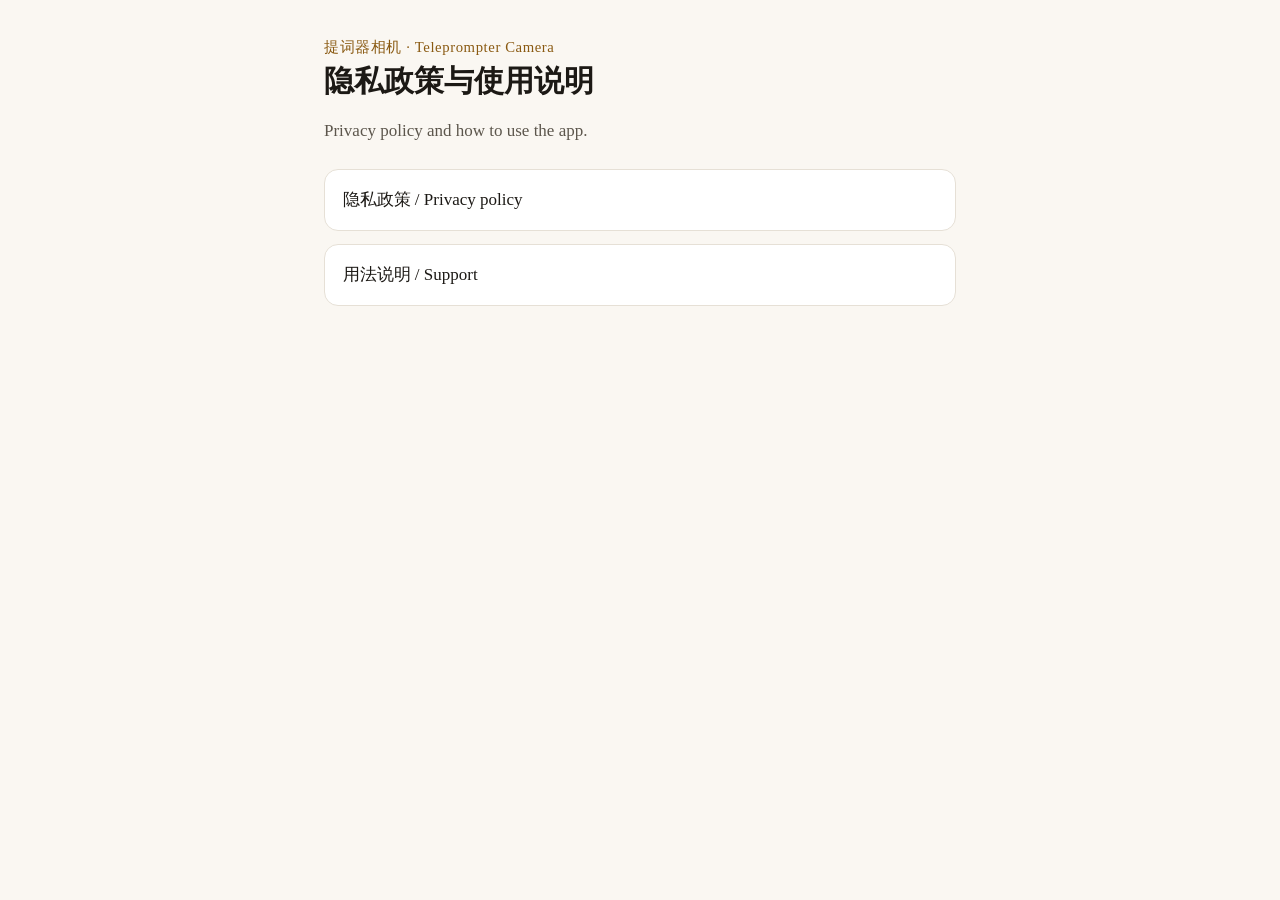
<file: index.html>
<!DOCTYPE html>
<html lang="zh-Hans">
<head>
  <meta charset="utf-8">
  <meta name="viewport" content="width=device-width, initial-scale=1">
  <title>提词器相机 · Teleprompter Camera</title>
  <meta name="description" content="Privacy policy and support for 提词器相机 / Teleprompter Camera.">
  <link rel="stylesheet" href="site.css">
</head>
<body>
  <main>
    <p class="kicker">提词器相机 · Teleprompter Camera</p>
    <h1>隐私政策与使用说明</h1>
    <p class="lead">Privacy policy and how to use the app.</p>
    <div class="cards">
      <a href="privacy.html">隐私政策 / Privacy policy</a>
      <a href="support.html">用法说明 / Support</a>
    </div>
  </main>
</body>
</html>
</file>
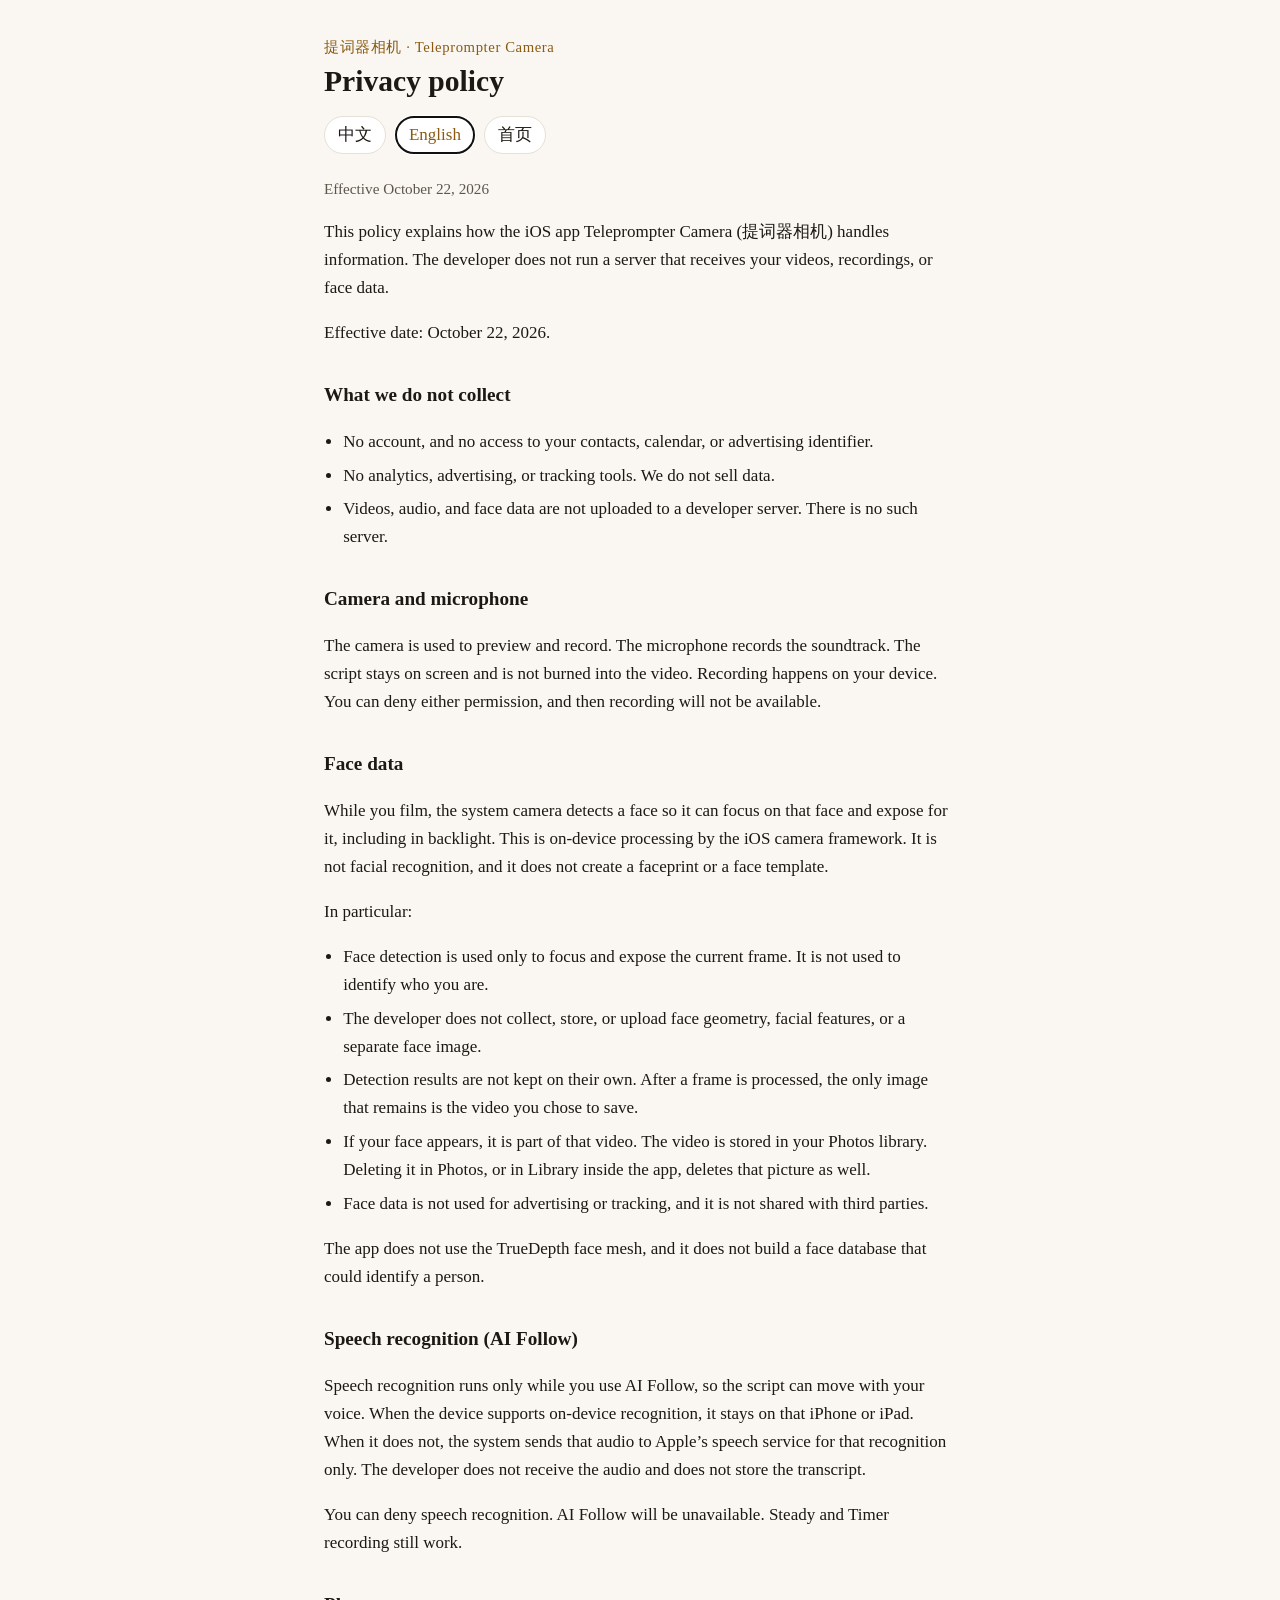
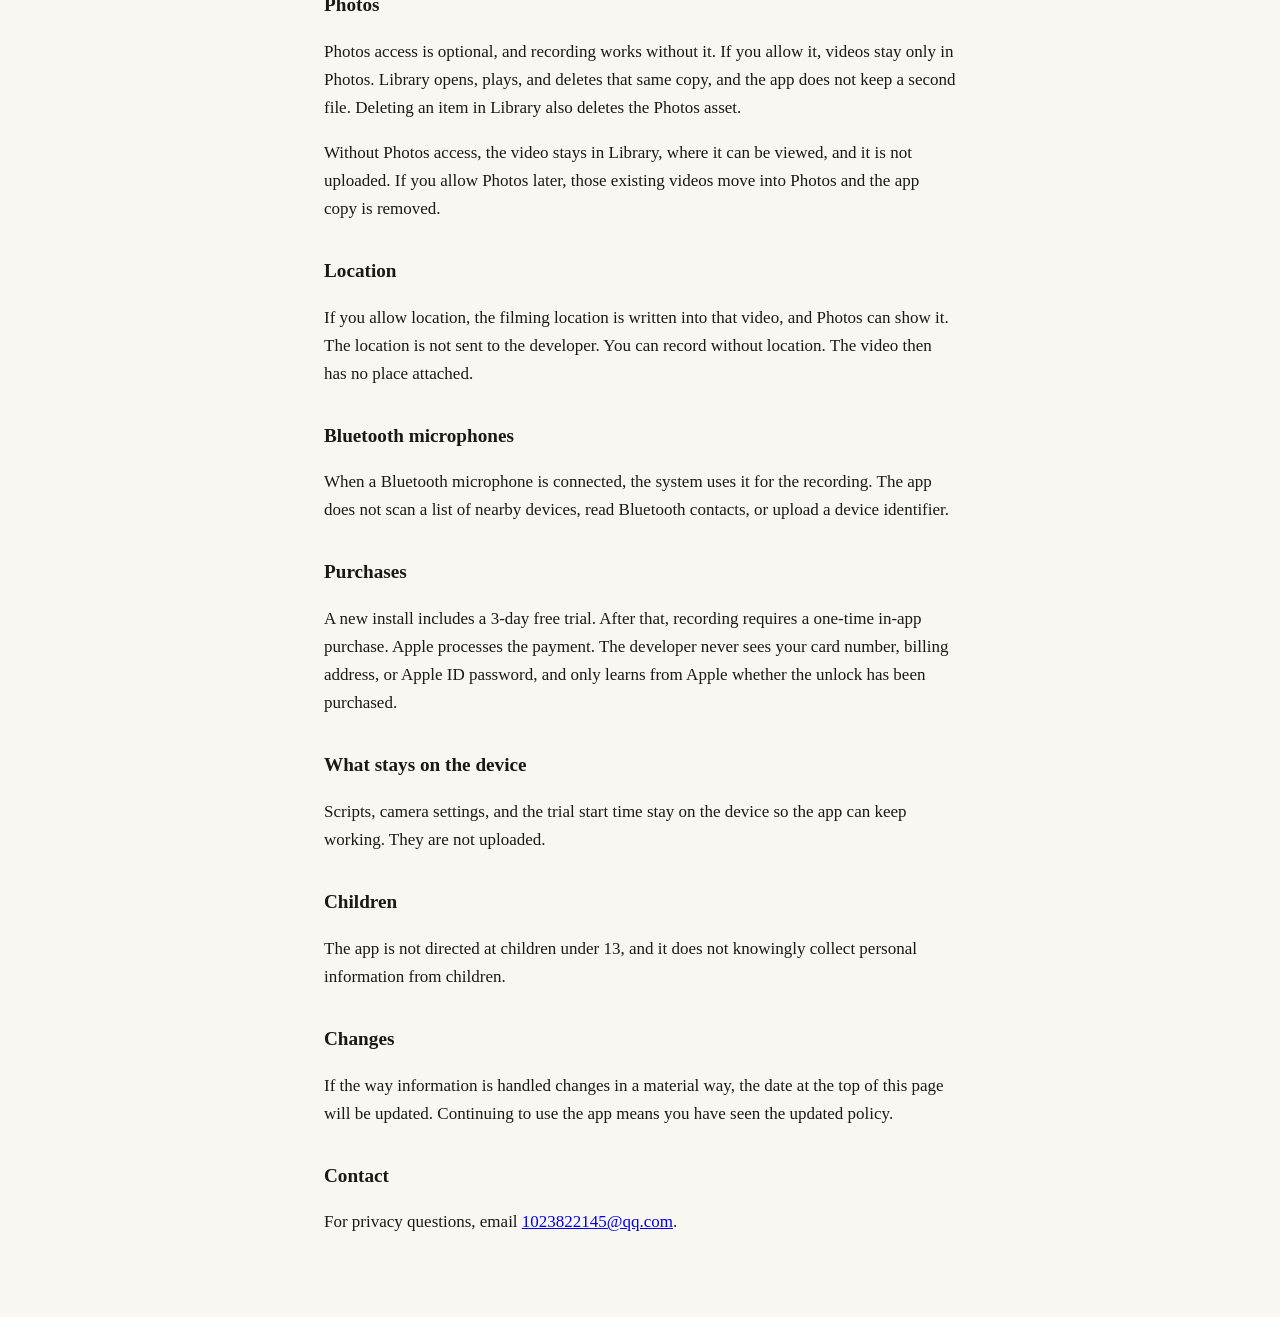
<file: privacy.html>
<!DOCTYPE html>
<html lang="zh-Hans">
<head>
  <meta charset="utf-8">
  <meta name="viewport" content="width=device-width, initial-scale=1">
  <title>隐私政策 · 提词器相机</title>
  <meta name="description" content="Privacy policy for 提词器相机 / Teleprompter Camera, including face data.">
  <link rel="stylesheet" href="site.css">
</head>
<body>
  <main>
    <p class="kicker">提词器相机 · Teleprompter Camera</p>
    <h1 id="title">隐私政策</h1>
    <div class="bar">
      <button type="button" id="zh" class="on">中文</button>
      <button type="button" id="en">English</button>
      <a href="index.html">首页</a>
    </div>
    <p class="meta" id="updated"></p>

    <article id="zh-body">
      <p>本政策说明 iOS 应用「提词器相机」（英文名 Teleprompter Camera）如何处理信息。开发者没有自己的服务器，不会接收你的视频、录音或人脸数据。</p>
      <p>生效日期：2026年10月22日。</p>

      <h2>我们不收集的内容</h2>
      <ul>
        <li>不要求注册账号，不读取通讯录、日历或广告标识。</li>
        <li>不接入分析、广告或追踪工具，不把数据出售给任何人。</li>
        <li>不把视频、声音或人脸数据上传到开发者的服务器。开发者没有这类服务器。</li>
      </ul>

      <h2>相机与麦克风</h2>
      <p>相机用来预览和录像。麦克风用来给视频录音。台词只显示在屏幕上，不会烧进成片。录像在你的设备上完成。你可以拒绝这两项权限，但那样就无法拍摄。</p>

      <h2>人脸数据</h2>
      <p>拍摄时，系统相机会做人脸检测，用来让人脸优先对焦、优先曝光，包括逆光时尽量把脸拍清楚。这是 iOS 相机框架在本机完成的处理，不是人脸识别，也不生成面纹或人脸模板。</p>
      <p>具体而言：</p>
      <ul>
        <li>人脸检测只用于当前画面的对焦和曝光，不用来判断你是谁。</li>
        <li>开发者不采集、不保存、不上传人脸几何、人脸特征或单独的人脸图片。</li>
        <li>检测结果不单独留存。画面处理过后，除了你选择保存的视频本身，没有另一份人脸数据。</li>
        <li>你的脸如果出现在画面里，只是视频内容的一部分。视频保存在你的系统相册。你在相册或本应用的「媒体库」里删除后，该画面一并删除。</li>
        <li>人脸数据不用于广告、追踪，也不与第三方共享。</li>
      </ul>
      <p>本应用不使用 TrueDepth 面容网格，也不建立可供识别身份的人脸数据库。</p>

      <h2>语音识别（AI 跟读）</h2>
      <p>只有在你使用 AI 跟读时，应用才会把正在说的话交给语音识别，用来让字幕跟着你的声音滚动。设备支持本地识别时，识别在这台 iPhone 或 iPad 上完成。设备不支持本地识别时，系统会把该段声音发给 Apple 的语音识别服务，只为完成这一次识别。开发者收不到这段声音，也不保存识别文本。</p>
      <p>你可以拒绝语音识别。拒绝后不能使用 AI 跟读，匀速和定时仍然可以拍摄。</p>

      <h2>相册</h2>
      <p>相册权限可以选择不给，不给也可以拍摄。允许之后，视频只保存在系统相册，「媒体库」打开、播放和删除的就是这一份，应用不再另存。你在「媒体库」里删除时，相册中的对应文件也会删除。</p>
      <p>没有允许相册时，视频保存在「媒体库」里，可以显示和查看，不会上传。之后如果补开了相册权限，这些已拍的视频会移入系统相册，应用里不再留一份。</p>

      <h2>位置</h2>
      <p>若你允许位置权限，拍摄地点会写进这条视频，系统相册也可以显示该位置。位置不会发给开发者。不允许位置也可以正常拍摄，只是视频里没有地点。</p>

      <h2>蓝牙麦克风</h2>
      <p>连接蓝牙麦克风时，系统会改用该麦克风录音。应用不扫描周围设备清单，不读取蓝牙联系人，也不把设备标识上传。</p>

      <h2>购买</h2>
      <p>新安装后有 3 天免费试用。试用结束后，继续录制需要一次性内购解锁。付款由 Apple 处理。开发者看不到你的信用卡号、账单地址或 Apple ID 密码，只能从 Apple 得知这项解锁是否已购买。</p>

      <h2>保存在本机的内容</h2>
      <p>稿子、拍摄设置和试用起始时间保存在这台设备上，用于让应用能继续工作。这些内容不会上传。</p>

      <h2>儿童</h2>
      <p>本应用不面向 13 岁以下儿童，也不会明知地收集儿童的个人信息。</p>

      <h2>政策变更</h2>
      <p>如果处理方式有实质变化，会更新本页顶部的日期。继续使用应用即表示你了解更新后的政策。</p>

      <h2>联系</h2>
      <p>隐私问题请发邮件至 <a href="mailto:1023822145@qq.com">1023822145@qq.com</a>。</p>
    </article>

    <article id="en-body" hidden>
      <p>This policy explains how the iOS app Teleprompter Camera (提词器相机) handles information. The developer does not run a server that receives your videos, recordings, or face data.</p>
      <p>Effective date: October 22, 2026.</p>

      <h2>What we do not collect</h2>
      <ul>
        <li>No account, and no access to your contacts, calendar, or advertising identifier.</li>
        <li>No analytics, advertising, or tracking tools. We do not sell data.</li>
        <li>Videos, audio, and face data are not uploaded to a developer server. There is no such server.</li>
      </ul>

      <h2>Camera and microphone</h2>
      <p>The camera is used to preview and record. The microphone records the soundtrack. The script stays on screen and is not burned into the video. Recording happens on your device. You can deny either permission, and then recording will not be available.</p>

      <h2>Face data</h2>
      <p>While you film, the system camera detects a face so it can focus on that face and expose for it, including in backlight. This is on-device processing by the iOS camera framework. It is not facial recognition, and it does not create a faceprint or a face template.</p>
      <p>In particular:</p>
      <ul>
        <li>Face detection is used only to focus and expose the current frame. It is not used to identify who you are.</li>
        <li>The developer does not collect, store, or upload face geometry, facial features, or a separate face image.</li>
        <li>Detection results are not kept on their own. After a frame is processed, the only image that remains is the video you chose to save.</li>
        <li>If your face appears, it is part of that video. The video is stored in your Photos library. Deleting it in Photos, or in Library inside the app, deletes that picture as well.</li>
        <li>Face data is not used for advertising or tracking, and it is not shared with third parties.</li>
      </ul>
      <p>The app does not use the TrueDepth face mesh, and it does not build a face database that could identify a person.</p>

      <h2>Speech recognition (AI Follow)</h2>
      <p>Speech recognition runs only while you use AI Follow, so the script can move with your voice. When the device supports on-device recognition, it stays on that iPhone or iPad. When it does not, the system sends that audio to Apple’s speech service for that recognition only. The developer does not receive the audio and does not store the transcript.</p>
      <p>You can deny speech recognition. AI Follow will be unavailable. Steady and Timer recording still work.</p>

      <h2>Photos</h2>
      <p>Photos access is optional, and recording works without it. If you allow it, videos stay only in Photos. Library opens, plays, and deletes that same copy, and the app does not keep a second file. Deleting an item in Library also deletes the Photos asset.</p>
      <p>Without Photos access, the video stays in Library, where it can be viewed, and it is not uploaded. If you allow Photos later, those existing videos move into Photos and the app copy is removed.</p>

      <h2>Location</h2>
      <p>If you allow location, the filming location is written into that video, and Photos can show it. The location is not sent to the developer. You can record without location. The video then has no place attached.</p>

      <h2>Bluetooth microphones</h2>
      <p>When a Bluetooth microphone is connected, the system uses it for the recording. The app does not scan a list of nearby devices, read Bluetooth contacts, or upload a device identifier.</p>

      <h2>Purchases</h2>
      <p>A new install includes a 3-day free trial. After that, recording requires a one-time in-app purchase. Apple processes the payment. The developer never sees your card number, billing address, or Apple ID password, and only learns from Apple whether the unlock has been purchased.</p>

      <h2>What stays on the device</h2>
      <p>Scripts, camera settings, and the trial start time stay on the device so the app can keep working. They are not uploaded.</p>

      <h2>Children</h2>
      <p>The app is not directed at children under 13, and it does not knowingly collect personal information from children.</p>

      <h2>Changes</h2>
      <p>If the way information is handled changes in a material way, the date at the top of this page will be updated. Continuing to use the app means you have seen the updated policy.</p>

      <h2>Contact</h2>
      <p>For privacy questions, email <a href="mailto:1023822145@qq.com">1023822145@qq.com</a>.</p>
    </article>
  </main>
  <script>
    const zh = document.getElementById("zh");
    const en = document.getElementById("en");
    const zhBody = document.getElementById("zh-body");
    const enBody = document.getElementById("en-body");
    function setLang(language) {
      const english = language === "en";
      zhBody.hidden = english;
      enBody.hidden = !english;
      zh.classList.toggle("on", !english);
      en.classList.toggle("on", english);
      document.documentElement.lang = english ? "en" : "zh-Hans";
      document.getElementById("title").textContent = english ? "Privacy policy" : "隐私政策";
      document.getElementById("updated").textContent = english ? "Effective October 22, 2026" : "生效日期：2026年10月22日";
      history.replaceState(null, "", english ? "#en" : "#zh");
    }
    zh.onclick = () => setLang("zh");
    en.onclick = () => setLang("en");
    const initial = location.hash === "#en" || (location.hash !== "#zh" && navigator.language.toLowerCase().startsWith("en")) ? "en" : "zh";
    setLang(initial);
  </script>
</body>
</html>
</file>
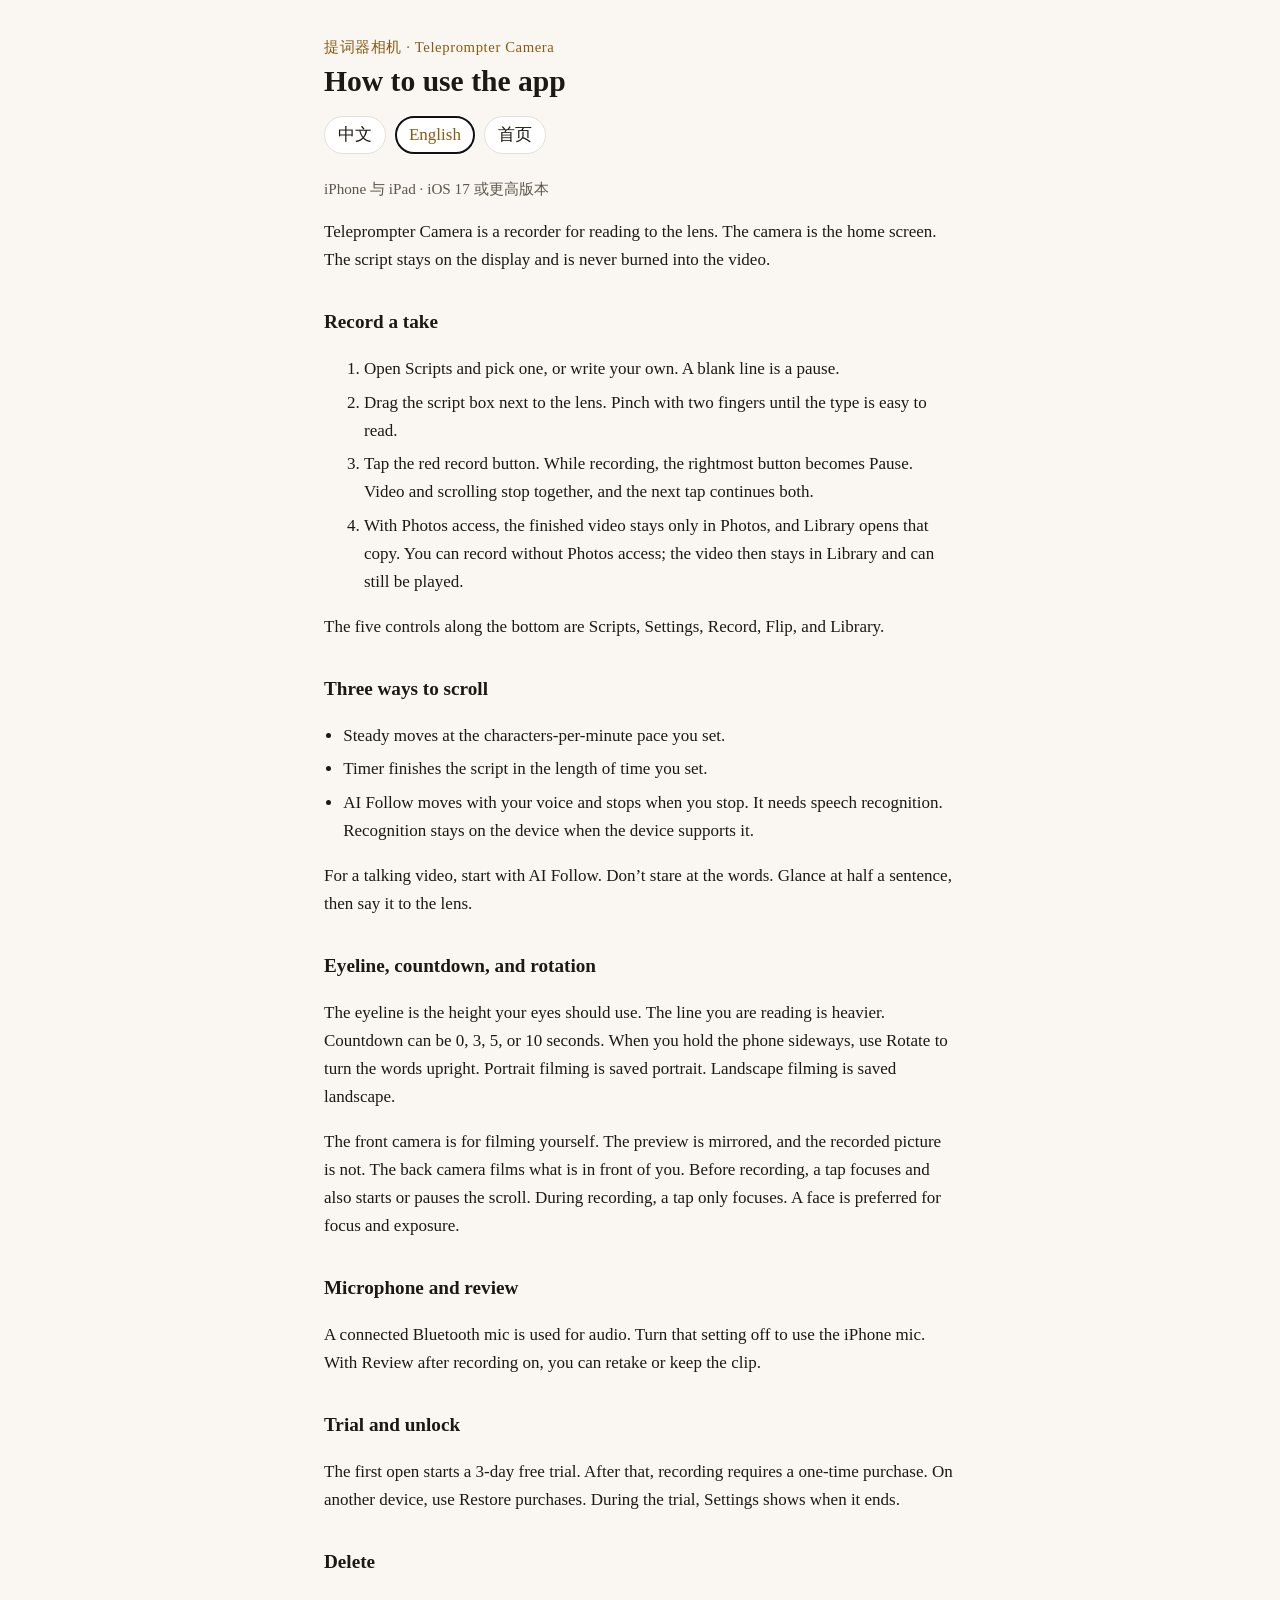
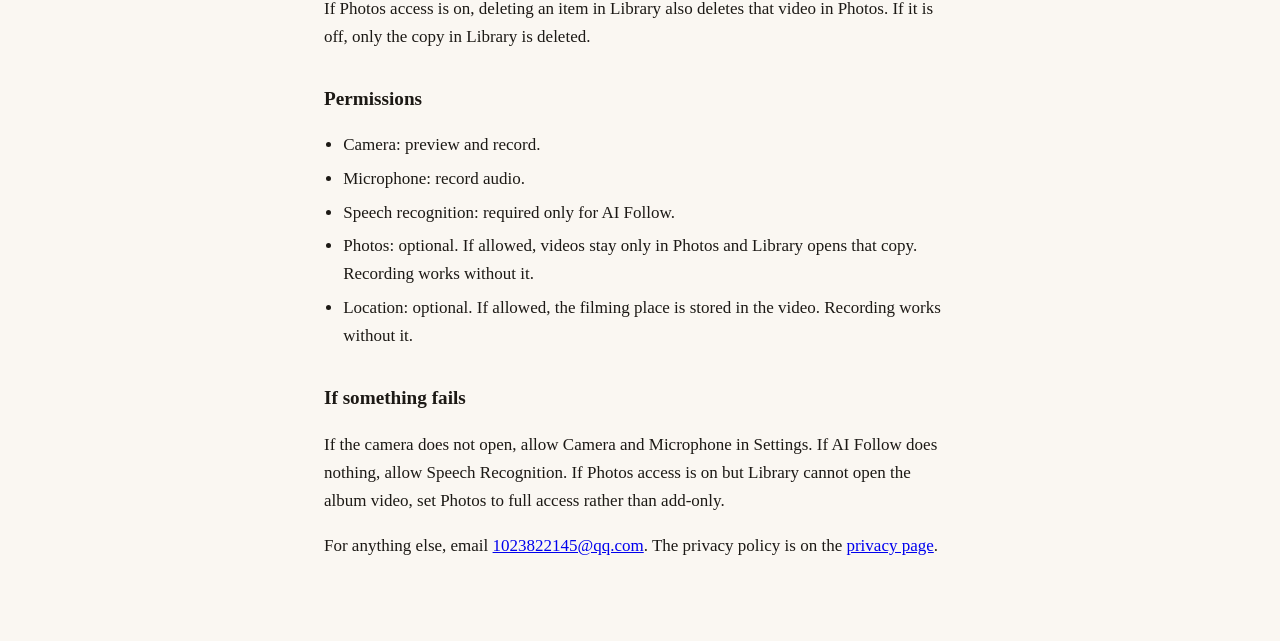
<file: support.html>
<!DOCTYPE html>
<html lang="zh-Hans">
<head>
  <meta charset="utf-8">
  <meta name="viewport" content="width=device-width, initial-scale=1">
  <title>用法说明 · 提词器相机</title>
  <meta name="description" content="How to use 提词器相机 / Teleprompter Camera.">
  <link rel="stylesheet" href="site.css">
</head>
<body>
  <main>
    <p class="kicker">提词器相机 · Teleprompter Camera</p>
    <h1 id="title">用法说明</h1>
    <div class="bar">
      <button type="button" id="zh" class="on">中文</button>
      <button type="button" id="en">English</button>
      <a href="index.html">首页</a>
    </div>
    <p class="meta">iPhone 与 iPad · iOS 17 或更高版本</p>

    <article id="zh-body">
      <p>提词器相机是一个对着镜头读词的录像应用。打开就是相机。台词只出现在屏幕上，不会出现在录好的视频里。</p>

      <h2>怎么开始拍</h2>
      <ol>
        <li>点「稿子」，选一篇或自己写。空一行表示停一下。</li>
        <li>把提词框拖到镜头旁边，字号用两指捏合调到看得清。</li>
        <li>点红色拍摄键。录的时候，最右边变成暂停，画面和滚动一起停，再点一次一起继续。</li>
        <li>允许相册后，拍完的视频只保存在系统相册，「媒体库」打开的就是这一份。不授权也可以拍，视频会留在媒体库里，一样可以查看。</li>
      </ol>
      <p>底部五个按钮是稿子、设置、拍摄、切换摄像头、媒体库。</p>

      <h2>三种滚动</h2>
      <ul>
        <li>匀速：按你设定的每分钟字数往下走。</li>
        <li>定时：在你设定的时间里读完整篇。</li>
        <li>AI 跟读：说到哪，字跟到哪。你一停，字也停。需要允许语音识别。设备支持时在本机识别。</li>
      </ul>
      <p>拍口播时，优先用 AI 跟读。不要死盯着字，瞄半句，再对着镜头说。</p>

      <h2>视线、倒计时和旋转</h2>
      <p>视线是眼睛该看的高度，正在读的那一行会加重。倒计时可以是 0、3、5 或 10 秒。横着拿手机时，用「旋转文字」把字转正。竖拍保存竖屏，横拍保存横屏。</p>
      <p>前置用来拍自己，预览像照镜子，录进视频的画面仍然是正的。后置拍前面的人和景物。还没录像时，点一下画面会对焦，稿子也会开始滚或停住。正在录像时，点一下只对焦。人脸会优先对上焦，也优先照顾曝光。</p>

      <h2>麦克风和拍完确认</h2>
      <p>连上蓝牙麦克风后默认用它录音，在设置里关掉就用手机麦克风。打开「拍摄后确认」后，拍完可以重拍或留下。</p>

      <h2>试用和解锁</h2>
      <p>第一次打开后有 3 天免费试用。试用结束后，继续录制需要付费解锁。这是一次性购买，换设备可以用「恢复购买」。试用期内，设置里能看到试用到什么时候。</p>

      <h2>删除</h2>
      <p>允许了相册时，在「媒体库」里删除会同时删除系统相册里的那个视频。没允许相册时，只删除媒体库里的这一份。</p>

      <h2>权限</h2>
      <ul>
        <li>相机：预览和录像。</li>
        <li>麦克风：录下声音。</li>
        <li>语音识别：仅 AI 跟读需要。</li>
        <li>相册：可选。允许后，视频只保存在系统相册，媒体库打开的就是这一份。不授权也可以拍摄。</li>
        <li>位置：可选。允许后，拍摄地点会记在视频里。不授权也能拍。</li>
      </ul>

      <h2>还是不行时</h2>
      <p>相机打不开时，到系统设置里打开相机和麦克风。AI 跟读没有反应时，打开语音识别。允许了相册却仍看不到系统相册里的视频时，把相册权限设为允许访问，而不是仅添加。</p>
      <p>更多问题请发邮件至 <a href="mailto:1023822145@qq.com">1023822145@qq.com</a>。隐私政策见 <a href="privacy.html">隐私政策</a>。</p>
    </article>

    <article id="en-body" hidden>
      <p>Teleprompter Camera is a recorder for reading to the lens. The camera is the home screen. The script stays on the display and is never burned into the video.</p>

      <h2>Record a take</h2>
      <ol>
        <li>Open Scripts and pick one, or write your own. A blank line is a pause.</li>
        <li>Drag the script box next to the lens. Pinch with two fingers until the type is easy to read.</li>
        <li>Tap the red record button. While recording, the rightmost button becomes Pause. Video and scrolling stop together, and the next tap continues both.</li>
        <li>With Photos access, the finished video stays only in Photos, and Library opens that copy. You can record without Photos access; the video then stays in Library and can still be played.</li>
      </ol>
      <p>The five controls along the bottom are Scripts, Settings, Record, Flip, and Library.</p>

      <h2>Three ways to scroll</h2>
      <ul>
        <li>Steady moves at the characters-per-minute pace you set.</li>
        <li>Timer finishes the script in the length of time you set.</li>
        <li>AI Follow moves with your voice and stops when you stop. It needs speech recognition. Recognition stays on the device when the device supports it.</li>
      </ul>
      <p>For a talking video, start with AI Follow. Don’t stare at the words. Glance at half a sentence, then say it to the lens.</p>

      <h2>Eyeline, countdown, and rotation</h2>
      <p>The eyeline is the height your eyes should use. The line you are reading is heavier. Countdown can be 0, 3, 5, or 10 seconds. When you hold the phone sideways, use Rotate to turn the words upright. Portrait filming is saved portrait. Landscape filming is saved landscape.</p>
      <p>The front camera is for filming yourself. The preview is mirrored, and the recorded picture is not. The back camera films what is in front of you. Before recording, a tap focuses and also starts or pauses the scroll. During recording, a tap only focuses. A face is preferred for focus and exposure.</p>

      <h2>Microphone and review</h2>
      <p>A connected Bluetooth mic is used for audio. Turn that setting off to use the iPhone mic. With Review after recording on, you can retake or keep the clip.</p>

      <h2>Trial and unlock</h2>
      <p>The first open starts a 3-day free trial. After that, recording requires a one-time purchase. On another device, use Restore purchases. During the trial, Settings shows when it ends.</p>

      <h2>Delete</h2>
      <p>If Photos access is on, deleting an item in Library also deletes that video in Photos. If it is off, only the copy in Library is deleted.</p>

      <h2>Permissions</h2>
      <ul>
        <li>Camera: preview and record.</li>
        <li>Microphone: record audio.</li>
        <li>Speech recognition: required only for AI Follow.</li>
        <li>Photos: optional. If allowed, videos stay only in Photos and Library opens that copy. Recording works without it.</li>
        <li>Location: optional. If allowed, the filming place is stored in the video. Recording works without it.</li>
      </ul>

      <h2>If something fails</h2>
      <p>If the camera does not open, allow Camera and Microphone in Settings. If AI Follow does nothing, allow Speech Recognition. If Photos access is on but Library cannot open the album video, set Photos to full access rather than add-only.</p>
      <p>For anything else, email <a href="mailto:1023822145@qq.com">1023822145@qq.com</a>. The privacy policy is on the <a href="privacy.html">privacy page</a>.</p>
    </article>
  </main>
  <script>
    const zh = document.getElementById("zh");
    const en = document.getElementById("en");
    const zhBody = document.getElementById("zh-body");
    const enBody = document.getElementById("en-body");
    function setLang(language) {
      const english = language === "en";
      zhBody.hidden = english;
      enBody.hidden = !english;
      zh.classList.toggle("on", !english);
      en.classList.toggle("on", english);
      document.documentElement.lang = english ? "en" : "zh-Hans";
      document.getElementById("title").textContent = english ? "How to use the app" : "用法说明";
      history.replaceState(null, "", english ? "#en" : "#zh");
    }
    zh.onclick = () => setLang("zh");
    en.onclick = () => setLang("en");
    const initial = location.hash === "#en" || (location.hash !== "#zh" && navigator.language.toLowerCase().startsWith("en")) ? "en" : "zh";
    setLang(initial);
  </script>
</body>
</html>
</file>
<file: site.css>
:root {
  color-scheme: light;
  --ink: #1c1915;
  --muted: #5c564c;
  --line: #e6e0d6;
  --paper: #faf7f2;
  --amber: #8a5a12;
}
* { box-sizing: border-box; }
body {
  margin: 0;
  background: var(--paper);
  color: var(--ink);
  font: 17px/1.65 "Songti SC", "Source Han Serif SC", Palatino, "Palatino Linotype", serif;
}
main { max-width: 42rem; margin: 0 auto; padding: 2.2rem 1.25rem 4rem; }
h1 { font-size: 1.85rem; line-height: 1.25; margin: 0.2rem 0 0.8rem; }
h2 { font-size: 1.2rem; margin: 2rem 0 0.5rem; }
p, li { color: var(--ink); }
.kicker { letter-spacing: 0.04em; color: var(--amber); font-size: 0.92rem; margin: 0; }
.lead { color: var(--muted); }
.bar { display: flex; gap: 0.6rem; align-items: center; margin: 1rem 0 1.4rem; }
.bar a, .bar button {
  font: inherit;
  color: var(--ink);
  background: white;
  border: 1px solid var(--line);
  border-radius: 999px;
  padding: 0.25rem 0.8rem;
  text-decoration: none;
  cursor: pointer;
}
.bar .on { border-color: var(--amber); color: var(--amber); }
.meta { color: var(--muted); font-size: 0.95rem; }
.cards { display: grid; gap: 0.8rem; margin-top: 1.5rem; }
.cards a {
  display: block;
  background: white;
  border: 1px solid var(--line);
  border-radius: 14px;
  padding: 1rem 1.1rem;
  color: var(--ink);
  text-decoration: none;
}
ul { padding-left: 1.2rem; }
li { margin: 0.35rem 0; }
[hidden] { display: none !important; }
</file>
